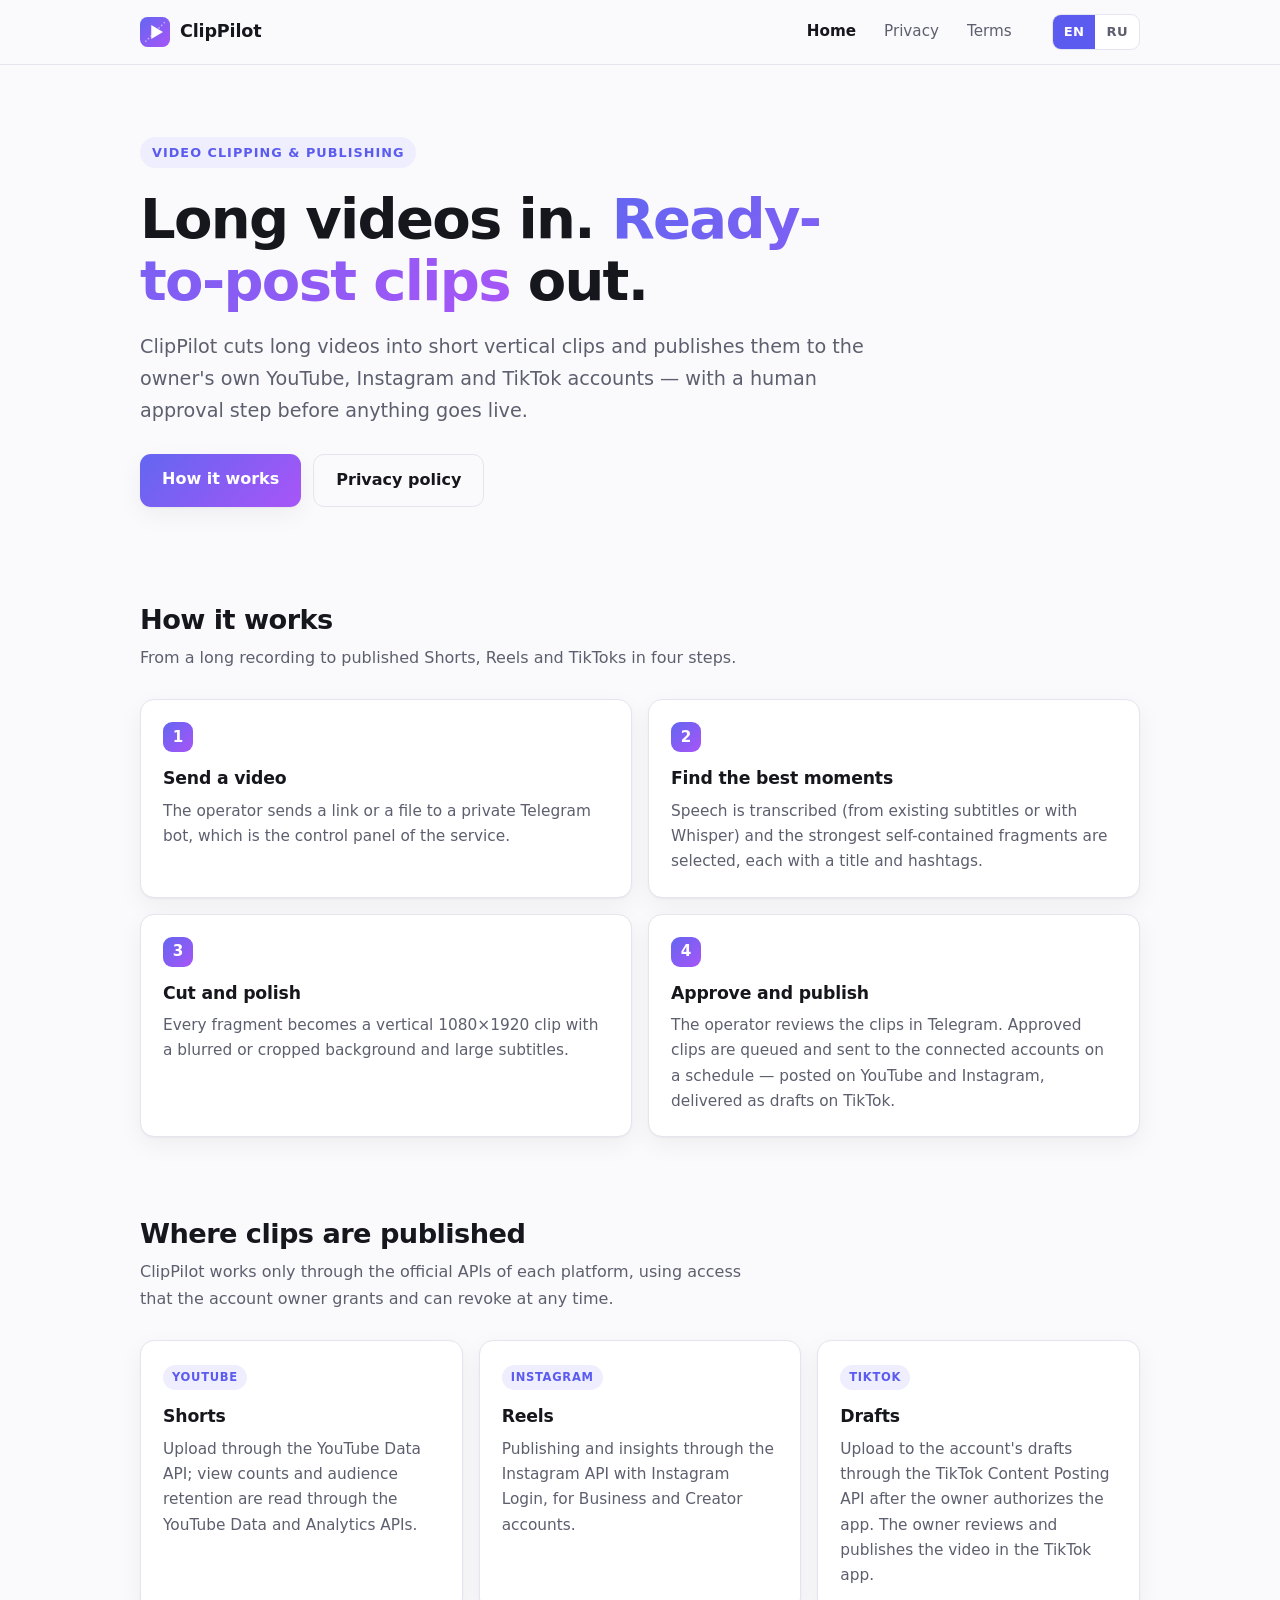
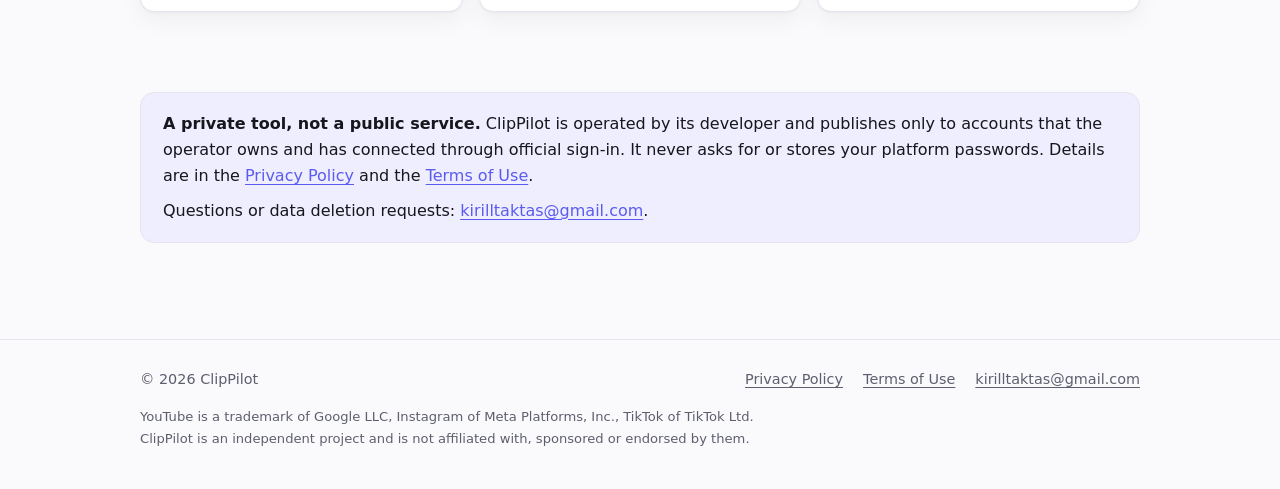
<file: site/index.html>
<!doctype html>
<html lang="en">
<head>
<meta charset="utf-8">
<meta name="viewport" content="width=device-width, initial-scale=1">
<title data-en="ClipPilot — video clipping and publishing" data-ru="ClipPilot — нарезка видео и публикация">ClipPilot — video clipping and publishing</title>
<meta name="description" content="ClipPilot cuts long videos into short vertical clips and publishes them to the owner's YouTube, Instagram and TikTok accounts." data-en="ClipPilot cuts long videos into short vertical clips and publishes them to the owner's YouTube, Instagram and TikTok accounts." data-ru="ClipPilot нарезает длинные видео на короткие вертикальные клипы и публикует их в аккаунты владельца на YouTube, Instagram и TikTok.">
<link rel="icon" type="image/svg+xml" href="assets/logo.svg">
<link rel="stylesheet" href="assets/style.css">
<script src="assets/lang.js"></script>
</head>
<body>

<header class="site-header">
  <div class="wrap">
    <a class="brand" href="index.html"><img src="assets/logo.svg" alt="">ClipPilot</a>
    <nav class="nav" aria-label="Main">
      <a href="index.html" aria-current="page"><span lang="en">Home</span><span lang="ru">Главная</span></a>
      <a href="privacy.html"><span lang="en">Privacy</span><span lang="ru">Конфиденциальность</span></a>
      <a href="terms.html"><span lang="en">Terms</span><span lang="ru">Условия</span></a>
    </nav>
    <div class="lang-switch" role="group" aria-label="Language">
      <button type="button" data-set-lang="en" aria-pressed="true">EN</button>
      <button type="button" data-set-lang="ru" aria-pressed="false">RU</button>
    </div>
  </div>
</header>

<main>
  <section class="hero">
    <div class="wrap">
      <div lang="en">
        <span class="eyebrow">Video clipping &amp; publishing</span>
        <h1>Long videos in. <span class="grad">Ready-to-post clips</span> out.</h1>
        <p class="lead">ClipPilot cuts long videos into short vertical clips and publishes them to the owner's own YouTube, Instagram and TikTok accounts — with a human approval step before anything goes live.</p>
      </div>
      <div lang="ru">
        <span class="eyebrow">Нарезка видео и публикация</span>
        <h1>Длинное видео на входе. <span class="grad">Готовые клипы</span> на выходе.</h1>
        <p class="lead">ClipPilot нарезает длинные видео на короткие вертикальные клипы и публикует их в собственные аккаунты владельца на YouTube, Instagram и TikTok — перед публикацией каждый клип проходит ручное одобрение.</p>
      </div>
      <div class="actions">
        <a class="btn" href="#how"><span lang="en">How it works</span><span lang="ru">Как это работает</span></a>
        <a class="btn ghost" href="privacy.html"><span lang="en">Privacy policy</span><span lang="ru">Политика конфиденциальности</span></a>
      </div>
    </div>
  </section>

  <section class="block" id="how">
    <div class="wrap">
      <div lang="en">
        <h2>How it works</h2>
        <p class="sub">From a long recording to published Shorts, Reels and TikToks in four steps.</p>
        <div class="grid steps">
          <div class="card"><span class="num">1</span><h3>Send a video</h3><p>The operator sends a link or a file to a private Telegram bot, which is the control panel of the service.</p></div>
          <div class="card"><span class="num">2</span><h3>Find the best moments</h3><p>Speech is transcribed (from existing subtitles or with Whisper) and the strongest self-contained fragments are selected, each with a title and hashtags.</p></div>
          <div class="card"><span class="num">3</span><h3>Cut and polish</h3><p>Every fragment becomes a vertical 1080×1920 clip with a blurred or cropped background and large subtitles.</p></div>
          <div class="card"><span class="num">4</span><h3>Approve and publish</h3><p>The operator reviews the clips in Telegram. Approved clips are queued and sent to the connected accounts on a schedule — posted on YouTube and Instagram, delivered as drafts on TikTok.</p></div>
        </div>
      </div>
      <div lang="ru">
        <h2>Как это работает</h2>
        <p class="sub">От длинной записи до опубликованных Shorts, Reels и TikTok — за четыре шага.</p>
        <div class="grid steps">
          <div class="card"><span class="num">1</span><h3>Отправляете видео</h3><p>Оператор присылает ссылку или файл приватному Telegram-боту — это панель управления сервисом.</p></div>
          <div class="card"><span class="num">2</span><h3>Поиск лучших моментов</h3><p>Речь распознаётся (из готовых субтитров или через Whisper), выбираются самые сильные законченные фрагменты — каждому подбираются заголовок и хэштеги.</p></div>
          <div class="card"><span class="num">3</span><h3>Нарезка и оформление</h3><p>Из каждого фрагмента получается вертикальный клип 1080×1920 с размытым или обрезанным фоном и крупными субтитрами.</p></div>
          <div class="card"><span class="num">4</span><h3>Одобрение и публикация</h3><p>Оператор просматривает клипы в Telegram. Одобренные клипы встают в очередь и по расписанию уходят в подключённые аккаунты — на YouTube и в Instagram публикуются, в TikTok попадают черновиками.</p></div>
        </div>
      </div>
    </div>
  </section>

  <section class="block">
    <div class="wrap">
      <div lang="en">
        <h2>Where clips are published</h2>
        <p class="sub">ClipPilot works only through the official APIs of each platform, using access that the account owner grants and can revoke at any time.</p>
        <div class="grid cols3">
          <div class="card"><span class="tag">YouTube</span><h3>Shorts</h3><p>Upload through the YouTube Data API; view counts and audience retention are read through the YouTube Data and Analytics APIs.</p></div>
          <div class="card"><span class="tag">Instagram</span><h3>Reels</h3><p>Publishing and insights through the Instagram API with Instagram Login, for Business and Creator accounts.</p></div>
          <div class="card"><span class="tag">TikTok</span><h3>Drafts</h3><p>Upload to the account's drafts through the TikTok Content Posting API after the owner authorizes the app. The owner reviews and publishes the video in the TikTok app.</p></div>
        </div>
      </div>
      <div lang="ru">
        <h2>Куда публикуются клипы</h2>
        <p class="sub">ClipPilot работает только через официальные API площадок — с доступом, который владелец аккаунта выдаёт сам и может отозвать в любой момент.</p>
        <div class="grid cols3">
          <div class="card"><span class="tag">YouTube</span><h3>Shorts</h3><p>Загрузка через YouTube Data API; просмотры и удержание зрителей читаются через YouTube Data API и YouTube Analytics API.</p></div>
          <div class="card"><span class="tag">Instagram</span><h3>Reels</h3><p>Публикация и статистика через Instagram API with Instagram Login — для аккаунтов Business и Creator.</p></div>
          <div class="card"><span class="tag">TikTok</span><h3>Черновики</h3><p>Загрузка в черновики аккаунта через TikTok Content Posting API после того, как владелец авторизует приложение. Видео просматривает и публикует сам владелец в приложении TikTok.</p></div>
        </div>
      </div>
    </div>
  </section>

  <section class="block">
    <div class="wrap">
      <div class="note" lang="en">
        <p><strong>A private tool, not a public service.</strong> ClipPilot is operated by its developer and publishes only to accounts that the operator owns and has connected through official sign-in. It never asks for or stores your platform passwords. Details are in the <a href="privacy.html">Privacy Policy</a> and the <a href="terms.html">Terms of Use</a>.</p>
        <p>Questions or data deletion requests: <a href="mailto:kirilltaktas@gmail.com">kirilltaktas@gmail.com</a>.</p>
      </div>
      <div class="note" lang="ru">
        <p><strong>Личный инструмент, а не публичный сервис.</strong> ClipPilot управляется его разработчиком и публикует только в те аккаунты, которыми владеет оператор и которые он подключил через официальную авторизацию. Сервис не запрашивает и не хранит ваши пароли от площадок. Подробности — в <a href="privacy.html">политике конфиденциальности</a> и <a href="terms.html">условиях использования</a>.</p>
        <p>Вопросы и запросы на удаление данных: <a href="mailto:kirilltaktas@gmail.com">kirilltaktas@gmail.com</a>.</p>
      </div>
    </div>
  </section>
</main>

<footer class="site-footer">
  <div class="wrap">
    <div class="row">
      <span>© 2026 ClipPilot</span>
      <span class="links">
        <a href="privacy.html"><span lang="en">Privacy Policy</span><span lang="ru">Политика конфиденциальности</span></a>
        <a href="terms.html"><span lang="en">Terms of Use</span><span lang="ru">Условия использования</span></a>
        <a href="mailto:kirilltaktas@gmail.com">kirilltaktas@gmail.com</a>
      </span>
    </div>
    <p class="legal" lang="en">YouTube is a trademark of Google LLC, Instagram of Meta Platforms, Inc., TikTok of TikTok Ltd. ClipPilot is an independent project and is not affiliated with, sponsored or endorsed by them.</p>
    <p class="legal" lang="ru">YouTube — товарный знак Google LLC, Instagram — Meta Platforms, Inc., TikTok — TikTok Ltd. ClipPilot — независимый проект, не связан с этими компаниями и не спонсируется и не одобряется ими.</p>
  </div>
</footer>

</body>
</html>
</file>
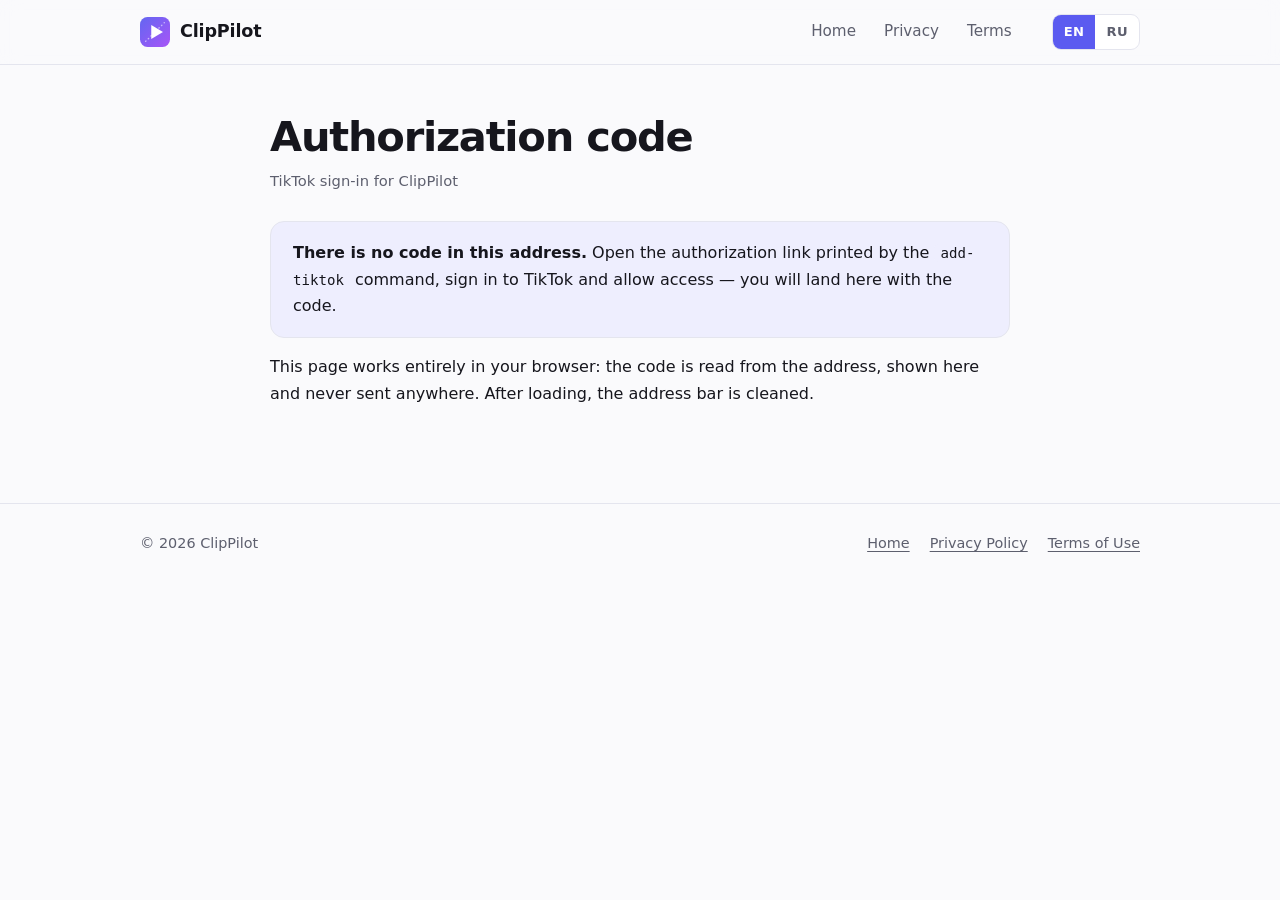
<file: site/callback.html>
<!doctype html>
<html lang="en">
<head>
<meta charset="utf-8">
<meta name="viewport" content="width=device-width, initial-scale=1">
<meta name="robots" content="noindex, nofollow">
<meta name="referrer" content="no-referrer">
<title data-en="Authorization code — ClipPilot" data-ru="Код авторизации — ClipPilot">Authorization code — ClipPilot</title>
<meta name="description" content="TikTok sign-in result for ClipPilot: copy the code into the terminal." data-en="TikTok sign-in result for ClipPilot: copy the code into the terminal." data-ru="Результат входа через TikTok для ClipPilot: скопируйте код в терминал.">
<link rel="icon" type="image/svg+xml" href="assets/logo.svg">
<link rel="stylesheet" href="assets/style.css">
<script src="assets/lang.js"></script>
</head>
<body>

<header class="site-header">
  <div class="wrap">
    <a class="brand" href="index.html"><img src="assets/logo.svg" alt="">ClipPilot</a>
    <nav class="nav" aria-label="Main">
      <a href="index.html"><span lang="en">Home</span><span lang="ru">Главная</span></a>
      <a href="privacy.html"><span lang="en">Privacy</span><span lang="ru">Конфиденциальность</span></a>
      <a href="terms.html"><span lang="en">Terms</span><span lang="ru">Условия</span></a>
    </nav>
    <div class="lang-switch" role="group" aria-label="Language">
      <button type="button" data-set-lang="en" aria-pressed="true">EN</button>
      <button type="button" data-set-lang="ru" aria-pressed="false">RU</button>
    </div>
  </div>
</header>

<main>
<div class="wrap narrow">
  <article class="doc callback">

    <div lang="en">
      <h1>Authorization code</h1>
      <p class="meta">TikTok sign-in for ClipPilot</p>
    </div>
    <div lang="ru">
      <h1>Код авторизации</h1>
      <p class="meta">Вход через TikTok для ClipPilot</p>
    </div>

    <!-- code received -->
    <section id="ok" hidden>
      <div lang="en"><p class="lead small">Copy this code and paste it into the terminal where the <code>add-tiktok</code> command is waiting.</p></div>
      <div lang="ru"><p class="lead small">Скопируйте этот код и вставьте его в терминал, где ждёт команда <code>add-tiktok</code>.</p></div>

      <div class="codebox" id="codebox" tabindex="0" aria-label="Authorization code"><code id="code"></code></div>

      <p class="actions">
        <button id="copy" class="btn" type="button">
          <span class="idle"><span lang="en">Copy code</span><span lang="ru">Скопировать</span></span>
          <span class="done"><span lang="en">Copied ✓</span><span lang="ru">Скопировано ✓</span></span>
        </button>
      </p>

      <div class="note">
        <p lang="en"><strong>Paste the code into the terminal.</strong> Input is hidden, so you will not see it appear. The code is short-lived and works once — paste it right away.</p>
        <p lang="ru"><strong>Вставьте код в терминал.</strong> Ввод скрыт, поэтому на экране ничего не появится. Код одноразовый и живёт недолго — вставьте его сразу.</p>
        <p class="small" id="state-row" hidden>
          <span lang="en">state:</span><span lang="ru">state:</span> <code id="state"></code>
          <span lang="en">— it should match the one printed by the terminal.</span><span lang="ru">— он должен совпадать с тем, что напечатал терминал.</span>
        </p>
      </div>
    </section>

    <!-- TikTok returned an error -->
    <section id="fail" hidden>
      <div class="note">
        <p lang="en"><strong>TikTok did not authorize the app.</strong> Run <code>add-tiktok</code> again and allow both permissions.</p>
        <p lang="ru"><strong>TikTok не авторизовал приложение.</strong> Запустите <code>add-tiktok</code> ещё раз и разрешите оба права.</p>
        <p class="small"><code id="fail-text"></code></p>
      </div>
    </section>

    <!-- opened without parameters -->
    <section id="none" hidden>
      <div class="note">
        <p lang="en"><strong>There is no code in this address.</strong> Open the authorization link printed by the <code>add-tiktok</code> command, sign in to TikTok and allow access — you will land here with the code.</p>
        <p lang="ru"><strong>В адресе нет кода.</strong> Откройте ссылку авторизации, которую напечатала команда <code>add-tiktok</code>, войдите в TikTok и разрешите доступ — вы попадёте сюда уже с кодом.</p>
      </div>
    </section>

    <noscript>
      <div class="note">
        <p lang="en">JavaScript is needed to show the code. Without it, copy the value after <code>code=</code> from the address bar.</p>
        <p lang="ru">Чтобы показать код, нужен JavaScript. Без него скопируйте значение после <code>code=</code> из адресной строки.</p>
      </div>
    </noscript>

    <p class="small muted">
      <span lang="en">This page works entirely in your browser: the code is read from the address, shown here and never sent anywhere. After loading, the address bar is cleaned.</span>
      <span lang="ru">Страница работает целиком в вашем браузере: код читается из адреса, показывается здесь и никуда не отправляется. После загрузки адресная строка очищается.</span>
    </p>
  </article>
</div>
</main>

<footer class="site-footer">
  <div class="wrap">
    <div class="row">
      <span>© 2026 ClipPilot</span>
      <span class="links">
        <a href="index.html"><span lang="en">Home</span><span lang="ru">Главная</span></a>
        <a href="privacy.html"><span lang="en">Privacy Policy</span><span lang="ru">Политика конфиденциальности</span></a>
        <a href="terms.html"><span lang="en">Terms of Use</span><span lang="ru">Условия использования</span></a>
      </span>
    </div>
  </div>
</footer>

<script>
(function () {
  var params = new URLSearchParams(location.search);
  var code = params.get("code");
  var state = params.get("state");
  var error = params.get("error");
  var errorText = params.get("error_description");

  function show(id) { document.getElementById(id).hidden = false; }

  if (error) {
    document.getElementById("fail-text").textContent = error + (errorText ? ": " + errorText : "");
    show("fail");
  } else if (code) {
    document.getElementById("code").textContent = code;
    if (state) {
      document.getElementById("state").textContent = state;
      document.getElementById("state-row").hidden = false;
    }
    show("ok");
  } else {
    show("none");
  }

  // the code must not stay in the address bar or the browser history
  try { history.replaceState(null, "", location.pathname); } catch (e) {}

  var box = document.getElementById("codebox");
  var btn = document.getElementById("copy");
  var timer;

  function select() {
    var range = document.createRange();
    range.selectNodeContents(document.getElementById("code"));
    var sel = getSelection();
    sel.removeAllRanges();
    sel.addRange(range);
  }

  function copied() {
    btn.setAttribute("data-copied", "1");
    clearTimeout(timer);
    timer = setTimeout(function () { btn.removeAttribute("data-copied"); }, 2500);
  }

  box.addEventListener("click", select);
  btn.addEventListener("click", function () {
    if (!code) return;
    if (navigator.clipboard && window.isSecureContext) {
      navigator.clipboard.writeText(code).then(copied, function () { select(); document.execCommand("copy") && copied(); });
    } else {
      select();
      try { document.execCommand("copy") && copied(); } catch (e) {}
    }
  });
})();
</script>

</body>
</html>
</file>
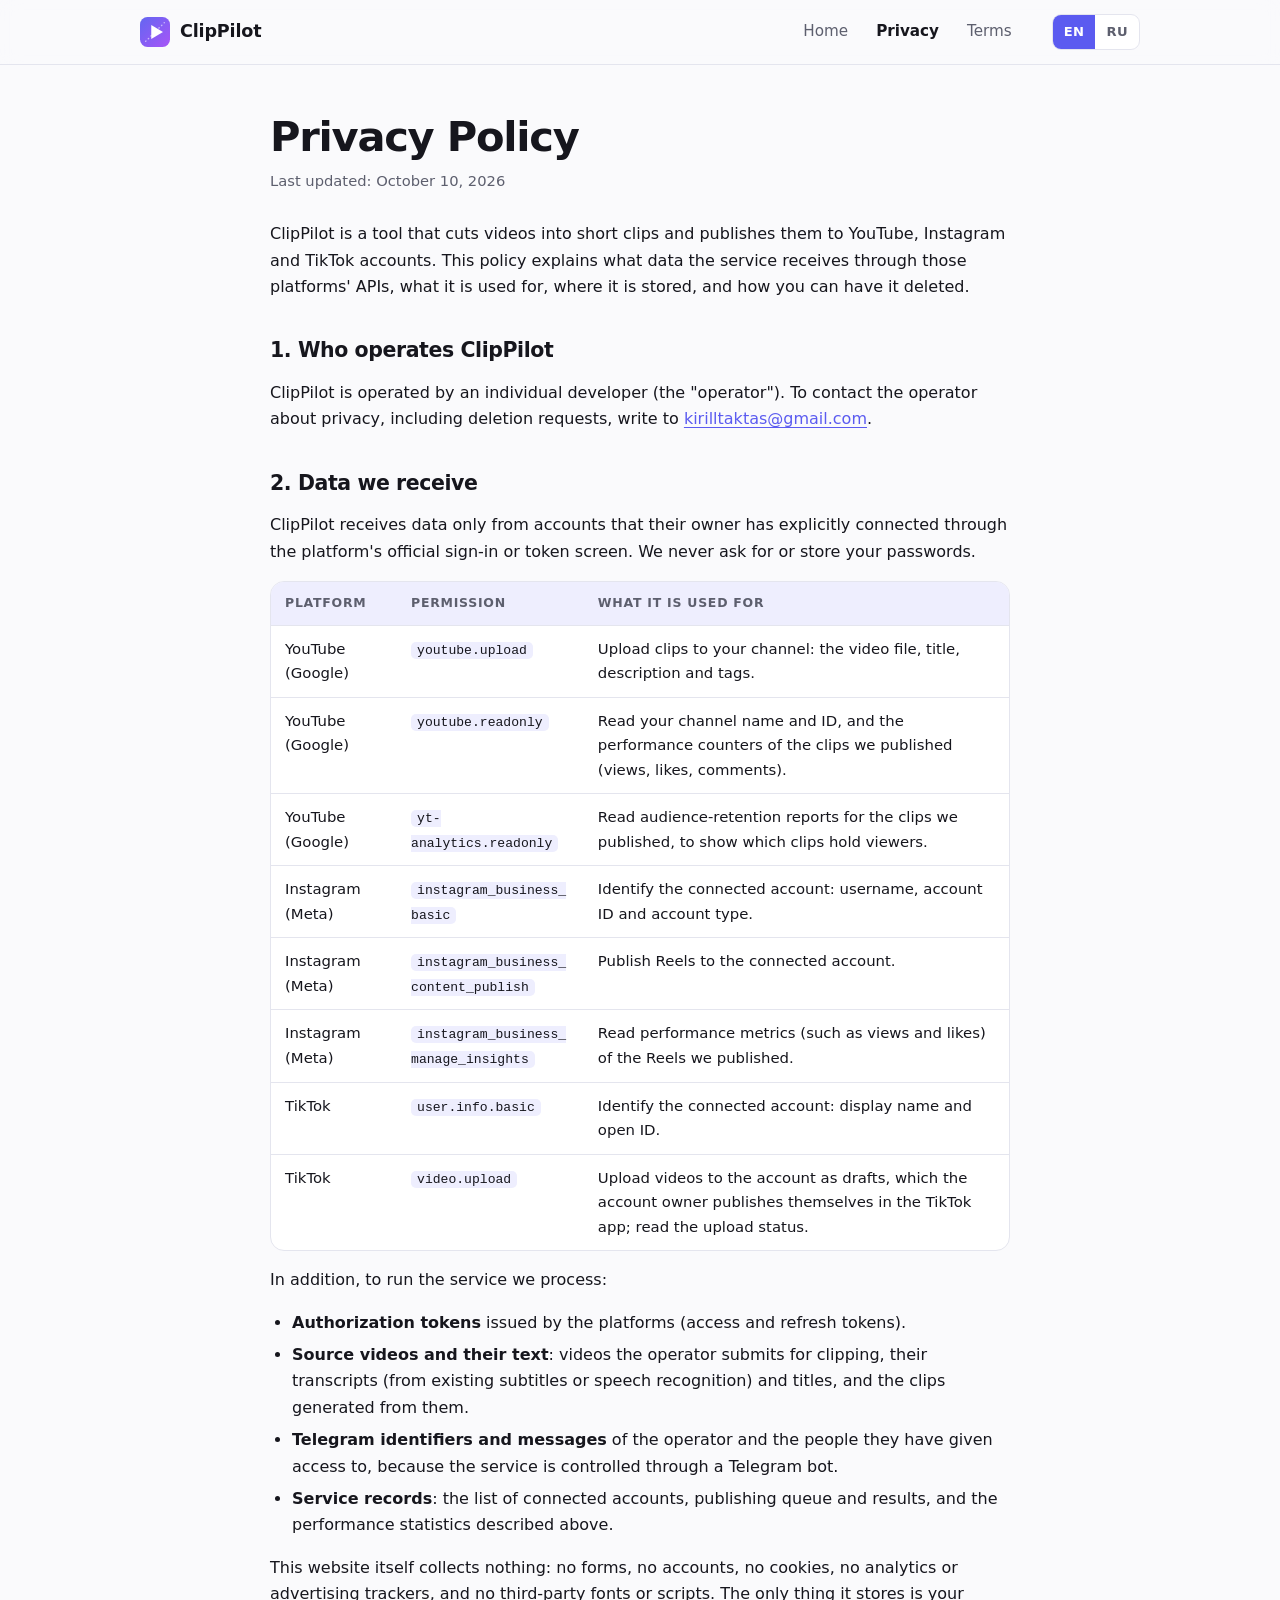
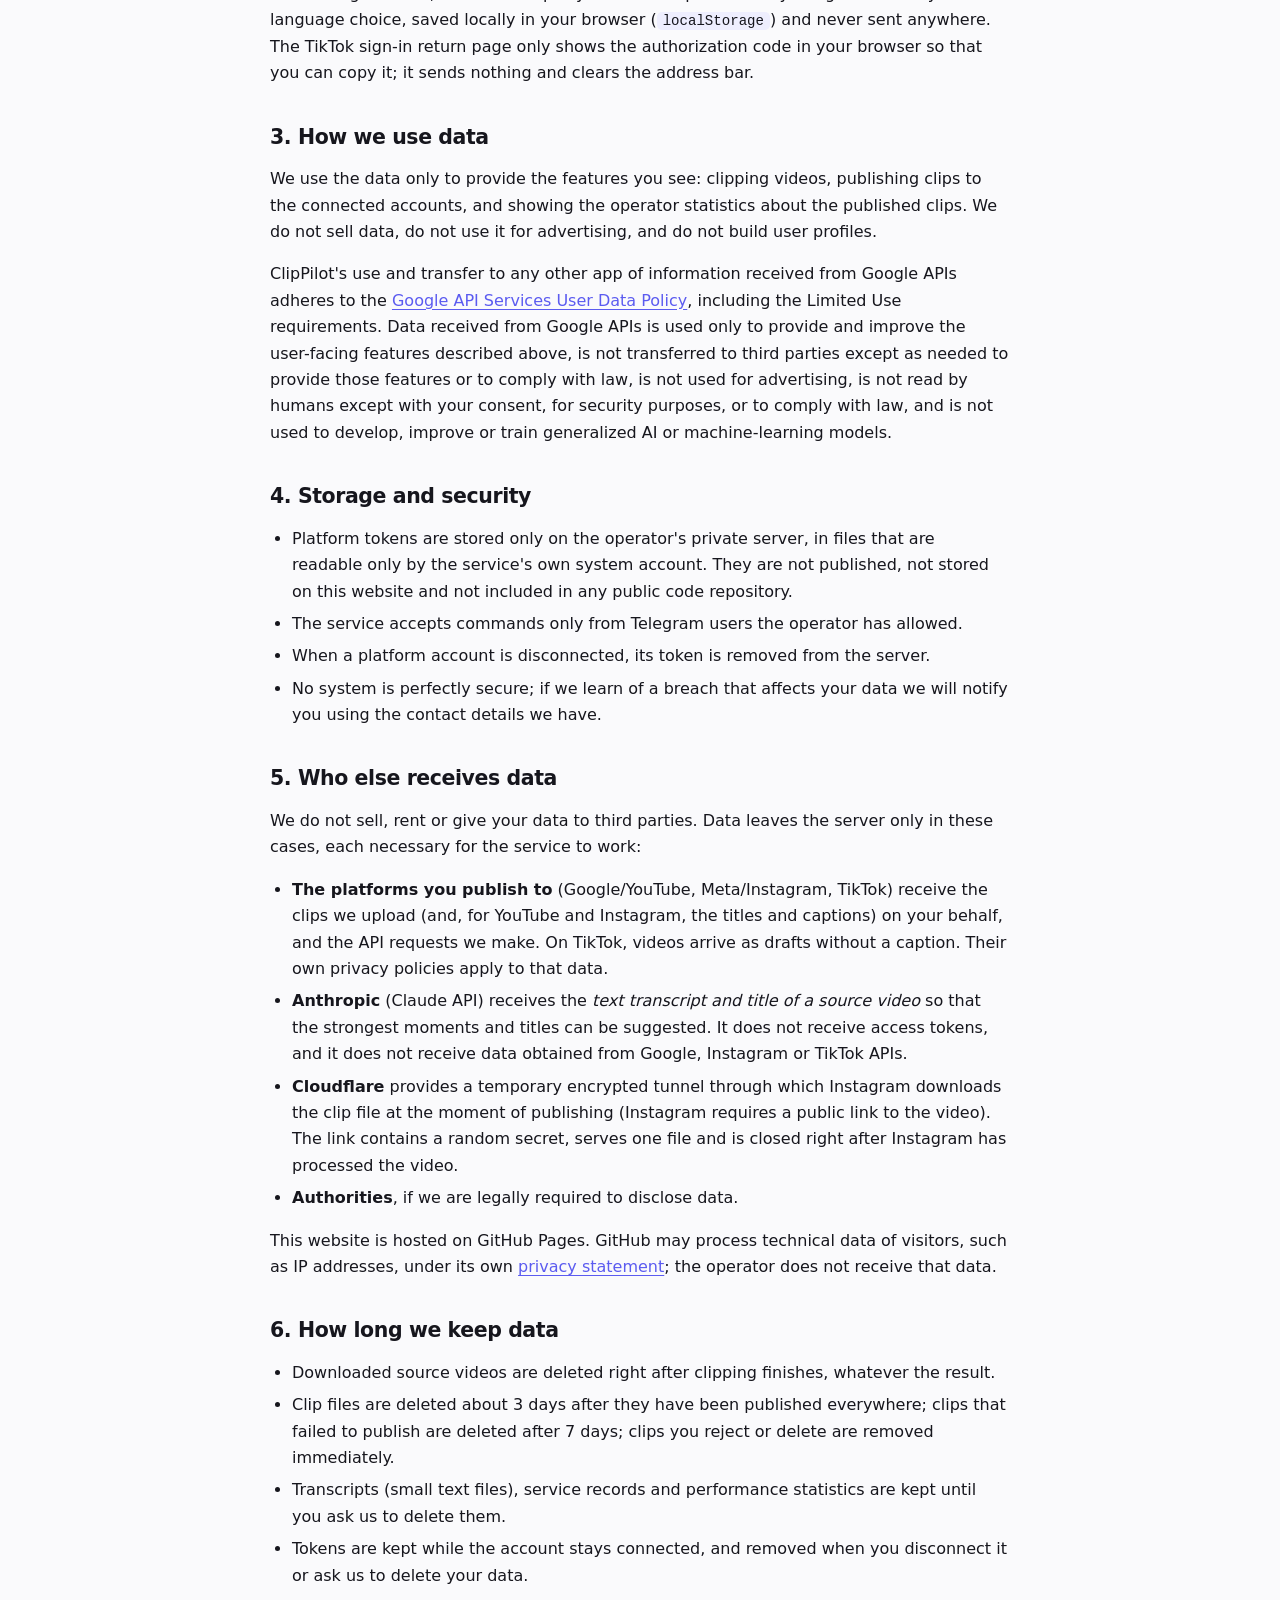
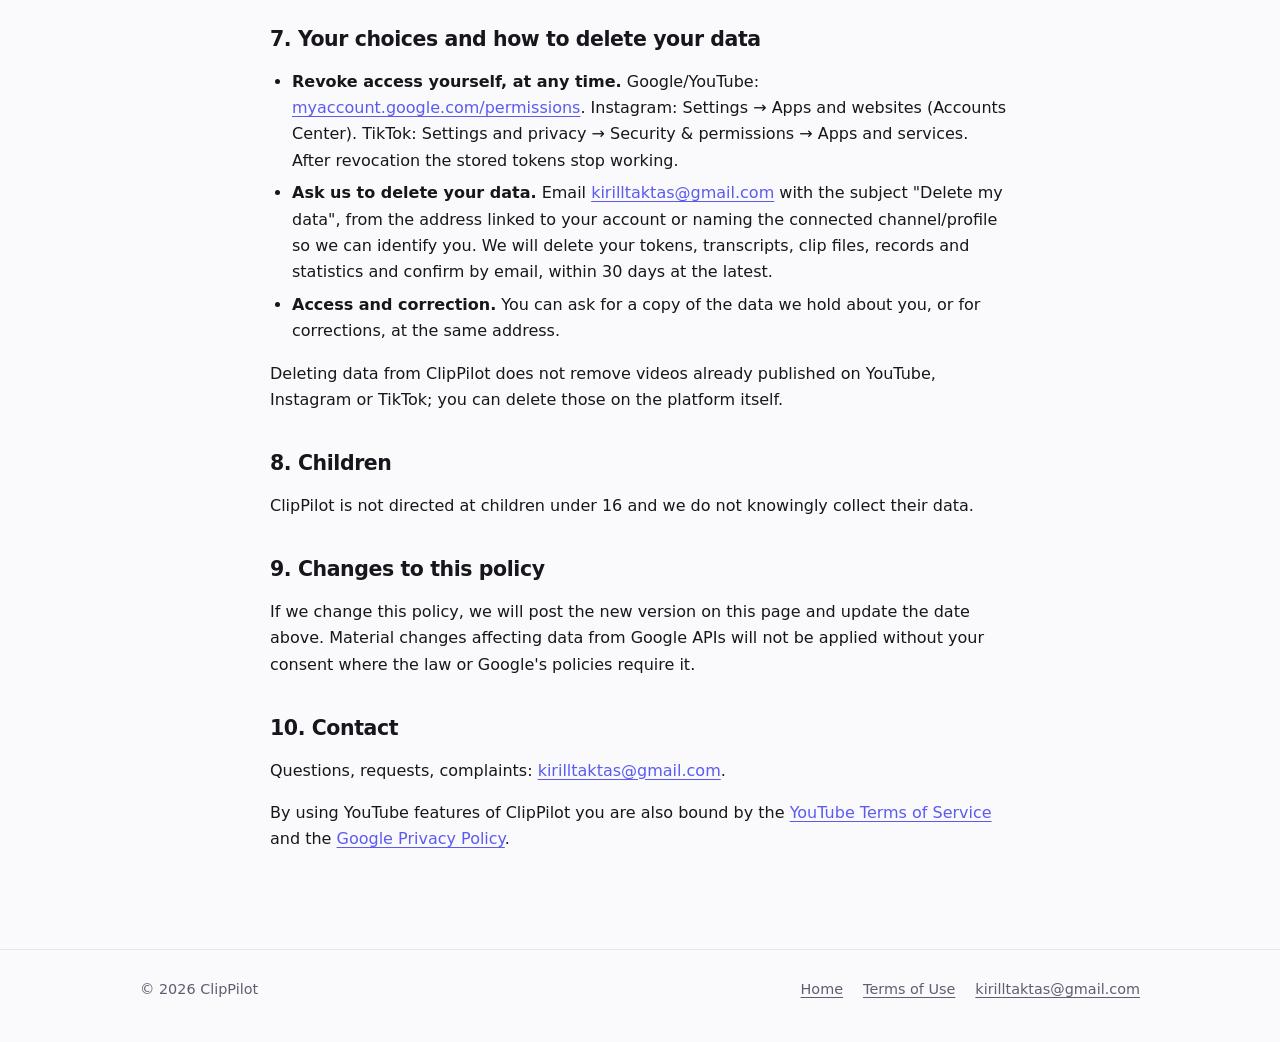
<file: site/privacy.html>
<!doctype html>
<html lang="en">
<head>
<meta charset="utf-8">
<meta name="viewport" content="width=device-width, initial-scale=1">
<title data-en="Privacy Policy — ClipPilot" data-ru="Политика конфиденциальности — ClipPilot">Privacy Policy — ClipPilot</title>
<meta name="description" content="How ClipPilot handles data received through the YouTube, Instagram and TikTok APIs, how it is stored, and how to have it deleted." data-en="How ClipPilot handles data received through the YouTube, Instagram and TikTok APIs, how it is stored, and how to have it deleted." data-ru="Как ClipPilot обращается с данными, полученными через API YouTube, Instagram и TikTok, как они хранятся и как их удалить.">
<link rel="icon" type="image/svg+xml" href="assets/logo.svg">
<link rel="stylesheet" href="assets/style.css">
<script src="assets/lang.js"></script>
</head>
<body>

<header class="site-header">
  <div class="wrap">
    <a class="brand" href="index.html"><img src="assets/logo.svg" alt="">ClipPilot</a>
    <nav class="nav" aria-label="Main">
      <a href="index.html"><span lang="en">Home</span><span lang="ru">Главная</span></a>
      <a href="privacy.html" aria-current="page"><span lang="en">Privacy</span><span lang="ru">Конфиденциальность</span></a>
      <a href="terms.html"><span lang="en">Terms</span><span lang="ru">Условия</span></a>
    </nav>
    <div class="lang-switch" role="group" aria-label="Language">
      <button type="button" data-set-lang="en" aria-pressed="true">EN</button>
      <button type="button" data-set-lang="ru" aria-pressed="false">RU</button>
    </div>
  </div>
</header>

<main>
<div class="wrap narrow">

<!-- ===================== ENGLISH ===================== -->
<article class="doc" lang="en">
  <h1>Privacy Policy</h1>
  <p class="meta">Last updated: October 10, 2026</p>

  <p class="summary">ClipPilot is a tool that cuts videos into short clips and publishes them to YouTube, Instagram and TikTok accounts. This policy explains what data the service receives through those platforms' APIs, what it is used for, where it is stored, and how you can have it deleted.</p>

  <h2>1. Who operates ClipPilot</h2>
  <p>ClipPilot is operated by an individual developer (the "operator"). To contact the operator about privacy, including deletion requests, write to <a href="mailto:kirilltaktas@gmail.com">kirilltaktas@gmail.com</a>.</p>

  <h2>2. Data we receive</h2>
  <p>ClipPilot receives data only from accounts that their owner has explicitly connected through the platform's official sign-in or token screen. We never ask for or store your passwords.</p>
  <div class="table-wrap">
    <table>
      <thead><tr><th>Platform</th><th>Permission</th><th>What it is used for</th></tr></thead>
      <tbody>
        <tr><td>YouTube (Google)</td><td><code>youtube.upload</code></td><td>Upload clips to your channel: the video file, title, description and tags.</td></tr>
        <tr><td>YouTube (Google)</td><td><code>youtube.readonly</code></td><td>Read your channel name and ID, and the performance counters of the clips we published (views, likes, comments).</td></tr>
        <tr><td>YouTube (Google)</td><td><code>yt-analytics.readonly</code></td><td>Read audience-retention reports for the clips we published, to show which clips hold viewers.</td></tr>
        <tr><td>Instagram (Meta)</td><td><code>instagram_business_basic</code></td><td>Identify the connected account: username, account ID and account type.</td></tr>
        <tr><td>Instagram (Meta)</td><td><code>instagram_business_content_publish</code></td><td>Publish Reels to the connected account.</td></tr>
        <tr><td>Instagram (Meta)</td><td><code>instagram_business_manage_insights</code></td><td>Read performance metrics (such as views and likes) of the Reels we published.</td></tr>
        <tr><td>TikTok</td><td><code>user.info.basic</code></td><td>Identify the connected account: display name and open ID.</td></tr>
        <tr><td>TikTok</td><td><code>video.upload</code></td><td>Upload videos to the account as drafts, which the account owner publishes themselves in the TikTok app; read the upload status.</td></tr>
      </tbody>
    </table>
  </div>
  <p>In addition, to run the service we process:</p>
  <ul>
    <li><strong>Authorization tokens</strong> issued by the platforms (access and refresh tokens).</li>
    <li><strong>Source videos and their text</strong>: videos the operator submits for clipping, their transcripts (from existing subtitles or speech recognition) and titles, and the clips generated from them.</li>
    <li><strong>Telegram identifiers and messages</strong> of the operator and the people they have given access to, because the service is controlled through a Telegram bot.</li>
    <li><strong>Service records</strong>: the list of connected accounts, publishing queue and results, and the performance statistics described above.</li>
  </ul>
  <p>This website itself collects nothing: no forms, no accounts, no cookies, no analytics or advertising trackers, and no third-party fonts or scripts. The only thing it stores is your language choice, saved locally in your browser (<code>localStorage</code>) and never sent anywhere. The TikTok sign-in return page only shows the authorization code in your browser so that you can copy it; it sends nothing and clears the address bar.</p>

  <h2>3. How we use data</h2>
  <p>We use the data only to provide the features you see: clipping videos, publishing clips to the connected accounts, and showing the operator statistics about the published clips. We do not sell data, do not use it for advertising, and do not build user profiles.</p>
  <p>ClipPilot's use and transfer to any other app of information received from Google APIs adheres to the <a href="https://developers.google.com/terms/api-services-user-data-policy" rel="noopener">Google API Services User Data Policy</a>, including the Limited Use requirements. Data received from Google APIs is used only to provide and improve the user-facing features described above, is not transferred to third parties except as needed to provide those features or to comply with law, is not used for advertising, is not read by humans except with your consent, for security purposes, or to comply with law, and is not used to develop, improve or train generalized AI or machine-learning models.</p>

  <h2>4. Storage and security</h2>
  <ul>
    <li>Platform tokens are stored only on the operator's private server, in files that are readable only by the service's own system account. They are not published, not stored on this website and not included in any public code repository.</li>
    <li>The service accepts commands only from Telegram users the operator has allowed.</li>
    <li>When a platform account is disconnected, its token is removed from the server.</li>
    <li>No system is perfectly secure; if we learn of a breach that affects your data we will notify you using the contact details we have.</li>
  </ul>

  <h2>5. Who else receives data</h2>
  <p>We do not sell, rent or give your data to third parties. Data leaves the server only in these cases, each necessary for the service to work:</p>
  <ul>
    <li><strong>The platforms you publish to</strong> (Google/YouTube, Meta/Instagram, TikTok) receive the clips we upload (and, for YouTube and Instagram, the titles and captions) on your behalf, and the API requests we make. On TikTok, videos arrive as drafts without a caption. Their own privacy policies apply to that data.</li>
    <li><strong>Anthropic</strong> (Claude API) receives the <em>text transcript and title of a source video</em> so that the strongest moments and titles can be suggested. It does not receive access tokens, and it does not receive data obtained from Google, Instagram or TikTok APIs.</li>
    <li><strong>Cloudflare</strong> provides a temporary encrypted tunnel through which Instagram downloads the clip file at the moment of publishing (Instagram requires a public link to the video). The link contains a random secret, serves one file and is closed right after Instagram has processed the video.</li>
    <li><strong>Authorities</strong>, if we are legally required to disclose data.</li>
  </ul>
  <p>This website is hosted on GitHub Pages. GitHub may process technical data of visitors, such as IP addresses, under its own <a href="https://docs.github.com/en/site-policy/privacy-policies/github-general-privacy-statement" rel="noopener">privacy statement</a>; the operator does not receive that data.</p>

  <h2>6. How long we keep data</h2>
  <ul>
    <li>Downloaded source videos are deleted right after clipping finishes, whatever the result.</li>
    <li>Clip files are deleted about 3 days after they have been published everywhere; clips that failed to publish are deleted after 7 days; clips you reject or delete are removed immediately.</li>
    <li>Transcripts (small text files), service records and performance statistics are kept until you ask us to delete them.</li>
    <li>Tokens are kept while the account stays connected, and removed when you disconnect it or ask us to delete your data.</li>
  </ul>

  <h2 id="delete">7. Your choices and how to delete your data</h2>
  <ul>
    <li><strong>Revoke access yourself, at any time.</strong> Google/YouTube: <a href="https://myaccount.google.com/permissions" rel="noopener">myaccount.google.com/permissions</a>. Instagram: Settings → Apps and websites (Accounts Center). TikTok: Settings and privacy → Security &amp; permissions → Apps and services. After revocation the stored tokens stop working.</li>
    <li><strong>Ask us to delete your data.</strong> Email <a href="mailto:kirilltaktas@gmail.com">kirilltaktas@gmail.com</a> with the subject "Delete my data", from the address linked to your account or naming the connected channel/profile so we can identify you. We will delete your tokens, transcripts, clip files, records and statistics and confirm by email, within 30 days at the latest.</li>
    <li><strong>Access and correction.</strong> You can ask for a copy of the data we hold about you, or for corrections, at the same address.</li>
  </ul>
  <p>Deleting data from ClipPilot does not remove videos already published on YouTube, Instagram or TikTok; you can delete those on the platform itself.</p>

  <h2>8. Children</h2>
  <p>ClipPilot is not directed at children under 16 and we do not knowingly collect their data.</p>

  <h2>9. Changes to this policy</h2>
  <p>If we change this policy, we will post the new version on this page and update the date above. Material changes affecting data from Google APIs will not be applied without your consent where the law or Google's policies require it.</p>

  <h2>10. Contact</h2>
  <p>Questions, requests, complaints: <a href="mailto:kirilltaktas@gmail.com">kirilltaktas@gmail.com</a>.</p>
  <p>By using YouTube features of ClipPilot you are also bound by the <a href="https://www.youtube.com/t/terms" rel="noopener">YouTube Terms of Service</a> and the <a href="https://policies.google.com/privacy" rel="noopener">Google Privacy Policy</a>.</p>
</article>

<!-- ===================== РУССКИЙ ===================== -->
<article class="doc" lang="ru">
  <h1>Политика конфиденциальности</h1>
  <p class="meta">Обновлено: 10 октября 2026 г.</p>

  <p class="summary">ClipPilot — инструмент, который нарезает видео на короткие клипы и публикует их в аккаунты YouTube, Instagram и TikTok. Здесь описано, какие данные сервис получает через API этих площадок, для чего они нужны, где хранятся и как их удалить.</p>

  <h2>1. Кто управляет ClipPilot</h2>
  <p>ClipPilot управляется частным разработчиком (далее — «оператор»). По вопросам конфиденциальности, включая удаление данных, пишите на <a href="mailto:kirilltaktas@gmail.com">kirilltaktas@gmail.com</a>.</p>

  <h2>2. Какие данные мы получаем</h2>
  <p>ClipPilot получает данные только из тех аккаунтов, которые их владелец сам подключил через официальный вход или экран выдачи токена площадки. Мы никогда не запрашиваем и не храним ваши пароли.</p>
  <div class="table-wrap">
    <table>
      <thead><tr><th>Площадка</th><th>Разрешение</th><th>Для чего используется</th></tr></thead>
      <tbody>
        <tr><td>YouTube (Google)</td><td><code>youtube.upload</code></td><td>Загрузка клипов на ваш канал: видеофайл, заголовок, описание и теги.</td></tr>
        <tr><td>YouTube (Google)</td><td><code>youtube.readonly</code></td><td>Чтение названия и ID вашего канала и счётчиков опубликованных нами клипов (просмотры, лайки, комментарии).</td></tr>
        <tr><td>YouTube (Google)</td><td><code>yt-analytics.readonly</code></td><td>Чтение отчётов об удержании зрителей по опубликованным нами клипам — чтобы видеть, какие клипы удерживают аудиторию.</td></tr>
        <tr><td>Instagram (Meta)</td><td><code>instagram_business_basic</code></td><td>Определение подключённого аккаунта: имя пользователя, ID и тип аккаунта.</td></tr>
        <tr><td>Instagram (Meta)</td><td><code>instagram_business_content_publish</code></td><td>Публикация Reels в подключённый аккаунт.</td></tr>
        <tr><td>Instagram (Meta)</td><td><code>instagram_business_manage_insights</code></td><td>Чтение показателей (например, просмотров и лайков) опубликованных нами Reels.</td></tr>
        <tr><td>TikTok</td><td><code>user.info.basic</code></td><td>Определение подключённого аккаунта: отображаемое имя и open ID.</td></tr>
        <tr><td>TikTok</td><td><code>video.upload</code></td><td>Загрузка видео в аккаунт как черновика, который владелец публикует сам в приложении TikTok; чтение статуса загрузки.</td></tr>
      </tbody>
    </table>
  </div>
  <p>Кроме того, для работы сервиса мы обрабатываем:</p>
  <ul>
    <li><strong>Токены авторизации</strong>, выданные площадками (токены доступа и обновления).</li>
    <li><strong>Исходные видео и их текст</strong>: видео, которые оператор отправляет на нарезку, их транскрипты (из готовых субтитров или распознавания речи) и названия, а также созданные из них клипы.</li>
    <li><strong>Идентификаторы и сообщения в Telegram</strong> оператора и людей, которым он дал доступ, — сервис управляется через Telegram-бота.</li>
    <li><strong>Служебные записи</strong>: список подключённых аккаунтов, очередь публикаций и их результаты, статистика, описанная выше.</li>
  </ul>
  <p>Сам этот сайт ничего не собирает: на нём нет форм, аккаунтов, cookie, аналитики и рекламных трекеров, нет сторонних шрифтов и скриптов. Единственное, что он запоминает, — выбранный вами язык: он сохраняется локально в вашем браузере (<code>localStorage</code>) и никуда не передаётся. Страница возврата после входа через TikTok лишь показывает код авторизации в вашем браузере, чтобы вы могли его скопировать; она ничего не отправляет и очищает адресную строку.</p>

  <h2>3. Как мы используем данные</h2>
  <p>Мы используем данные только для функций, которые вы видите: нарезка видео, публикация клипов в подключённые аккаунты и показ оператору статистики по опубликованным клипам. Мы не продаём данные, не используем их для рекламы и не составляем профили пользователей.</p>
  <p>Использование и передача любому другому приложению информации, полученной из Google API, соответствует <a href="https://developers.google.com/terms/api-services-user-data-policy" rel="noopener">Политике Google в отношении пользовательских данных в API-сервисах</a>, включая требования об ограниченном использовании (Limited Use). Данные из Google API используются только для работы описанных функций; не передаются третьим лицам, кроме случаев, когда это нужно для этих функций или требуется законом; не используются для рекламы; не просматриваются людьми, кроме случаев вашего согласия, безопасности или требования закона; не применяются для разработки, улучшения или обучения универсальных моделей ИИ и машинного обучения.</p>

  <h2>4. Хранение и защита</h2>
  <ul>
    <li>Токены площадок хранятся только на личном сервере оператора, в файлах, доступных лишь системной учётной записи самого сервиса. Они не публикуются, не лежат на этом сайте и не входят ни в один публичный репозиторий кода.</li>
    <li>Сервис принимает команды только от пользователей Telegram, которым оператор разрешил доступ.</li>
    <li>При отключении аккаунта площадки его токен удаляется с сервера.</li>
    <li>Абсолютно защищённых систем не бывает; если мы узнаем об утечке, затрагивающей ваши данные, мы сообщим вам по известным нам контактам.</li>
  </ul>

  <h2>5. Кто ещё получает данные</h2>
  <p>Мы не продаём, не сдаём в аренду и не передаём ваши данные третьим лицам. Данные покидают сервер только в следующих случаях, и каждый из них необходим для работы сервиса:</p>
  <ul>
    <li><strong>Площадки, на которые вы публикуете</strong> (Google/YouTube, Meta/Instagram, TikTok), получают клипы, которые мы загружаем (а на YouTube и в Instagram — ещё заголовки и подписи) от вашего имени, и наши API-запросы. В TikTok видео приходят черновиками без подписи. К этим данным применяются их собственные политики конфиденциальности.</li>
    <li><strong>Anthropic</strong> (Claude API) получает <em>текстовый транскрипт и название исходного видео</em>, чтобы предложить самые сильные моменты и заголовки. Токены доступа и данные, полученные через API Google, Instagram или TikTok, туда не передаются.</li>
    <li><strong>Cloudflare</strong> даёт временный зашифрованный туннель, через который Instagram скачивает файл клипа в момент публикации (Instagram требует публичную ссылку на видео). Ссылка содержит случайный секрет, отдаёт один файл и закрывается сразу после того, как Instagram обработал видео.</li>
    <li><strong>Государственные органы</strong> — если мы обязаны раскрыть данные по закону.</li>
  </ul>
  <p>Сайт размещён на GitHub Pages. GitHub может обрабатывать технические данные посетителей, например IP-адреса, по своему <a href="https://docs.github.com/en/site-policy/privacy-policies/github-general-privacy-statement" rel="noopener">положению о конфиденциальности</a>; оператор эти данные не получает.</p>

  <h2>6. Как долго мы храним данные</h2>
  <ul>
    <li>Скачанные исходные видео удаляются сразу после завершения нарезки, при любом результате.</li>
    <li>Файлы клипов удаляются примерно через 3 дня после публикации на всех площадках; клипы, которые не удалось опубликовать, — через 7 дней; клипы, которые вы отклонили или удалили, — сразу.</li>
    <li>Транскрипты (небольшие текстовые файлы), служебные записи и статистика хранятся, пока вы не попросите их удалить.</li>
    <li>Токены хранятся, пока аккаунт подключён, и удаляются при отключении аккаунта или по вашему запросу на удаление данных.</li>
  </ul>

  <h2 id="delete-ru">7. Ваши возможности и как удалить данные</h2>
  <ul>
    <li><strong>Отозвать доступ можно самому в любой момент.</strong> Google/YouTube: <a href="https://myaccount.google.com/permissions" rel="noopener">myaccount.google.com/permissions</a>. Instagram: Настройки → Приложения и сайты (Центр аккаунтов). TikTok: Настройки и конфиденциальность → Безопасность и разрешения → Приложения и сервисы. После отзыва сохранённые токены перестают работать.</li>
    <li><strong>Попросить нас удалить ваши данные.</strong> Напишите на <a href="mailto:kirilltaktas@gmail.com">kirilltaktas@gmail.com</a> с темой «Удалить мои данные» — с адреса, привязанного к вашему аккаунту, или указав подключённый канал/профиль, чтобы мы могли вас определить. Мы удалим ваши токены, транскрипты, файлы клипов, записи и статистику и подтвердим это письмом — не позднее чем через 30 дней.</li>
    <li><strong>Доступ и исправление.</strong> Вы можете запросить копию хранящихся о вас данных или их исправление по тому же адресу.</li>
  </ul>
  <p>Удаление данных из ClipPilot не удаляет видео, уже опубликованные на YouTube, в Instagram или TikTok; их можно удалить на самой площадке.</p>

  <h2>8. Дети</h2>
  <p>ClipPilot не предназначен для детей младше 16 лет, и мы сознательно не собираем их данные.</p>

  <h2>9. Изменения политики</h2>
  <p>Если мы изменим эту политику, новая версия появится на этой странице, а дата вверху будет обновлена. Существенные изменения, касающиеся данных из Google API, не будут применяться без вашего согласия там, где этого требуют закон или правила Google.</p>

  <h2>10. Контакты</h2>
  <p>Вопросы, запросы, жалобы: <a href="mailto:kirilltaktas@gmail.com">kirilltaktas@gmail.com</a>.</p>
  <p>Используя функции YouTube в ClipPilot, вы также принимаете <a href="https://www.youtube.com/t/terms" rel="noopener">Условия использования YouTube</a> и <a href="https://policies.google.com/privacy" rel="noopener">Политику конфиденциальности Google</a>.</p>
</article>

</div>
</main>

<footer class="site-footer">
  <div class="wrap">
    <div class="row">
      <span>© 2026 ClipPilot</span>
      <span class="links">
        <a href="index.html"><span lang="en">Home</span><span lang="ru">Главная</span></a>
        <a href="terms.html"><span lang="en">Terms of Use</span><span lang="ru">Условия использования</span></a>
        <a href="mailto:kirilltaktas@gmail.com">kirilltaktas@gmail.com</a>
      </span>
    </div>
  </div>
</footer>

</body>
</html>
</file>
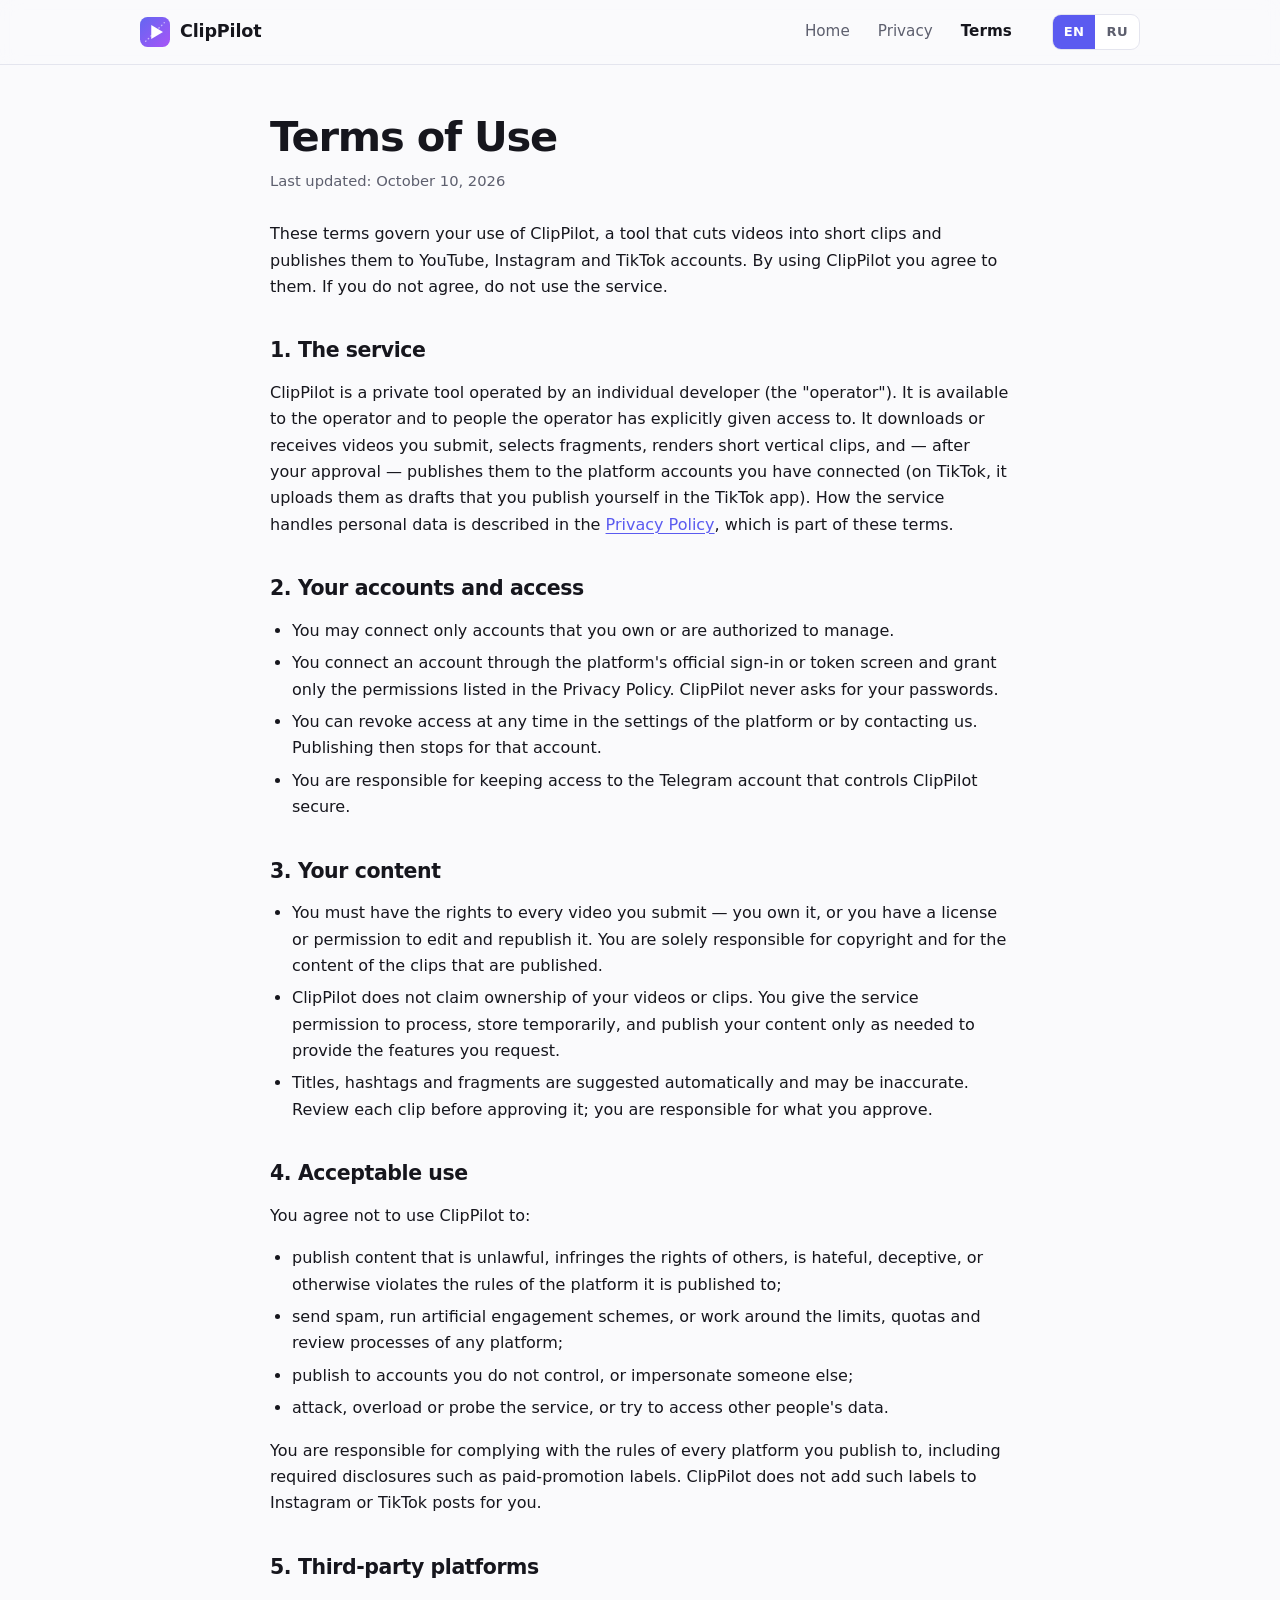
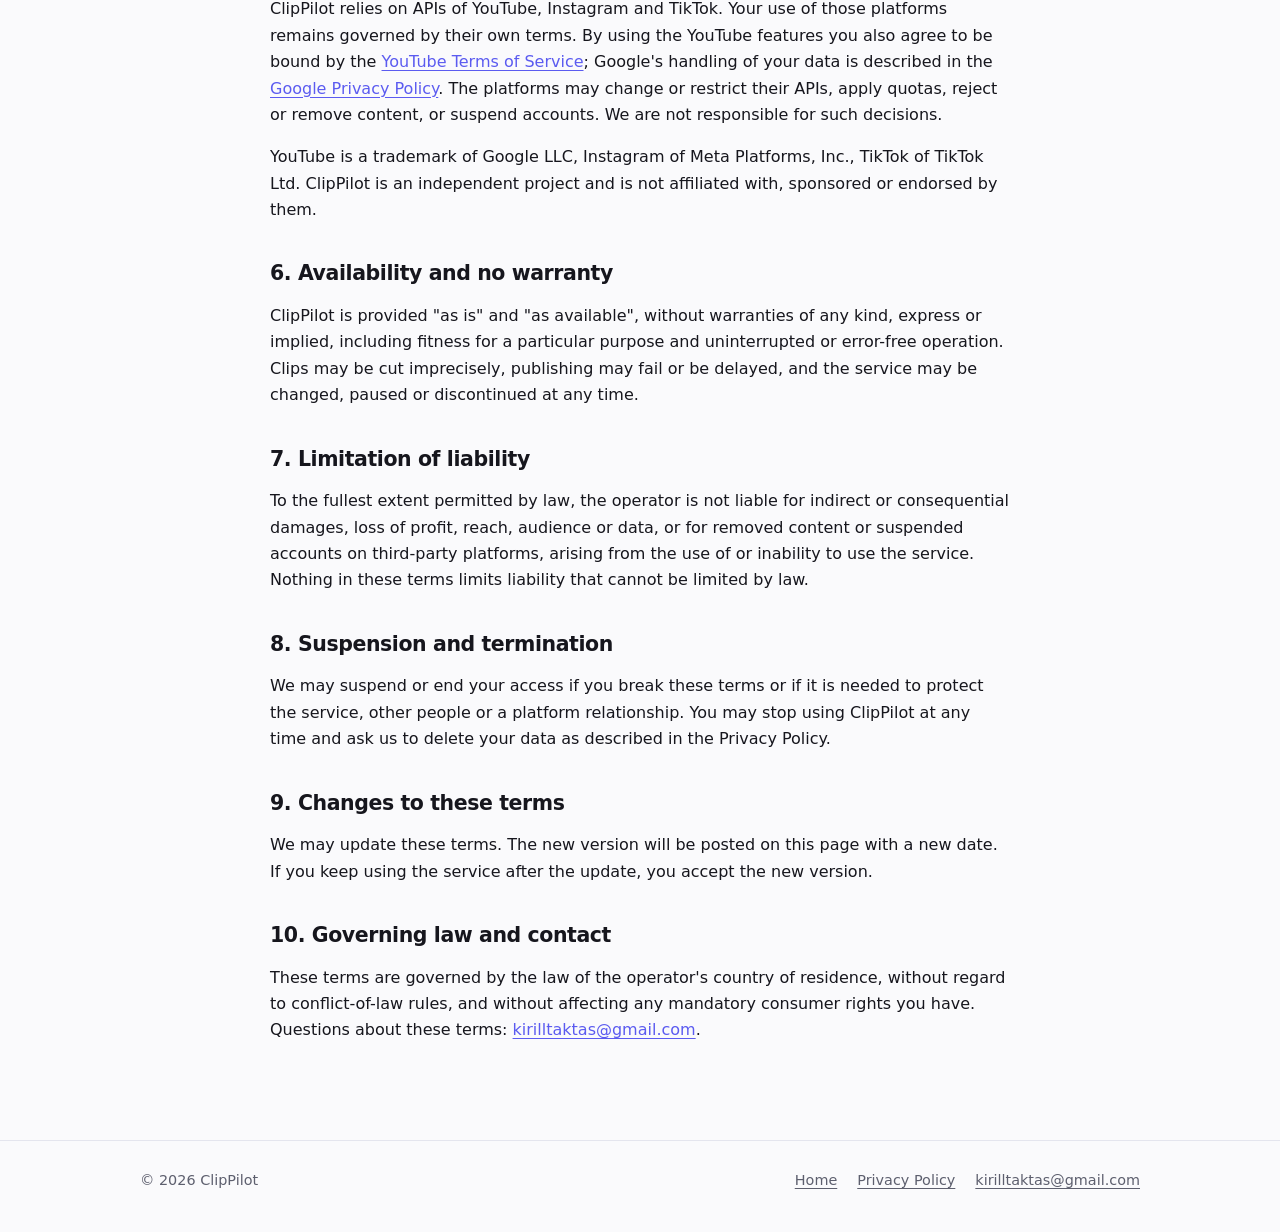
<file: site/terms.html>
<!doctype html>
<html lang="en">
<head>
<meta charset="utf-8">
<meta name="viewport" content="width=device-width, initial-scale=1">
<title data-en="Terms of Use — ClipPilot" data-ru="Условия использования — ClipPilot">Terms of Use — ClipPilot</title>
<meta name="description" content="The rules for using ClipPilot, the video clipping and publishing tool for YouTube, Instagram and TikTok." data-en="The rules for using ClipPilot, the video clipping and publishing tool for YouTube, Instagram and TikTok." data-ru="Правила использования ClipPilot — инструмента для нарезки видео и публикации на YouTube, Instagram и TikTok.">
<link rel="icon" type="image/svg+xml" href="assets/logo.svg">
<link rel="stylesheet" href="assets/style.css">
<script src="assets/lang.js"></script>
</head>
<body>

<header class="site-header">
  <div class="wrap">
    <a class="brand" href="index.html"><img src="assets/logo.svg" alt="">ClipPilot</a>
    <nav class="nav" aria-label="Main">
      <a href="index.html"><span lang="en">Home</span><span lang="ru">Главная</span></a>
      <a href="privacy.html"><span lang="en">Privacy</span><span lang="ru">Конфиденциальность</span></a>
      <a href="terms.html" aria-current="page"><span lang="en">Terms</span><span lang="ru">Условия</span></a>
    </nav>
    <div class="lang-switch" role="group" aria-label="Language">
      <button type="button" data-set-lang="en" aria-pressed="true">EN</button>
      <button type="button" data-set-lang="ru" aria-pressed="false">RU</button>
    </div>
  </div>
</header>

<main>
<div class="wrap narrow">

<!-- ===================== ENGLISH ===================== -->
<article class="doc" lang="en">
  <h1>Terms of Use</h1>
  <p class="meta">Last updated: October 10, 2026</p>

  <p class="summary">These terms govern your use of ClipPilot, a tool that cuts videos into short clips and publishes them to YouTube, Instagram and TikTok accounts. By using ClipPilot you agree to them. If you do not agree, do not use the service.</p>

  <h2>1. The service</h2>
  <p>ClipPilot is a private tool operated by an individual developer (the "operator"). It is available to the operator and to people the operator has explicitly given access to. It downloads or receives videos you submit, selects fragments, renders short vertical clips, and — after your approval — publishes them to the platform accounts you have connected (on TikTok, it uploads them as drafts that you publish yourself in the TikTok app). How the service handles personal data is described in the <a href="privacy.html">Privacy Policy</a>, which is part of these terms.</p>

  <h2>2. Your accounts and access</h2>
  <ul>
    <li>You may connect only accounts that you own or are authorized to manage.</li>
    <li>You connect an account through the platform's official sign-in or token screen and grant only the permissions listed in the Privacy Policy. ClipPilot never asks for your passwords.</li>
    <li>You can revoke access at any time in the settings of the platform or by contacting us. Publishing then stops for that account.</li>
    <li>You are responsible for keeping access to the Telegram account that controls ClipPilot secure.</li>
  </ul>

  <h2>3. Your content</h2>
  <ul>
    <li>You must have the rights to every video you submit — you own it, or you have a license or permission to edit and republish it. You are solely responsible for copyright and for the content of the clips that are published.</li>
    <li>ClipPilot does not claim ownership of your videos or clips. You give the service permission to process, store temporarily, and publish your content only as needed to provide the features you request.</li>
    <li>Titles, hashtags and fragments are suggested automatically and may be inaccurate. Review each clip before approving it; you are responsible for what you approve.</li>
  </ul>

  <h2>4. Acceptable use</h2>
  <p>You agree not to use ClipPilot to:</p>
  <ul>
    <li>publish content that is unlawful, infringes the rights of others, is hateful, deceptive, or otherwise violates the rules of the platform it is published to;</li>
    <li>send spam, run artificial engagement schemes, or work around the limits, quotas and review processes of any platform;</li>
    <li>publish to accounts you do not control, or impersonate someone else;</li>
    <li>attack, overload or probe the service, or try to access other people's data.</li>
  </ul>
  <p>You are responsible for complying with the rules of every platform you publish to, including required disclosures such as paid-promotion labels. ClipPilot does not add such labels to Instagram or TikTok posts for you.</p>

  <h2>5. Third-party platforms</h2>
  <p>ClipPilot relies on APIs of YouTube, Instagram and TikTok. Your use of those platforms remains governed by their own terms. By using the YouTube features you also agree to be bound by the <a href="https://www.youtube.com/t/terms" rel="noopener">YouTube Terms of Service</a>; Google's handling of your data is described in the <a href="https://policies.google.com/privacy" rel="noopener">Google Privacy Policy</a>. The platforms may change or restrict their APIs, apply quotas, reject or remove content, or suspend accounts. We are not responsible for such decisions.</p>
  <p>YouTube is a trademark of Google LLC, Instagram of Meta Platforms, Inc., TikTok of TikTok Ltd. ClipPilot is an independent project and is not affiliated with, sponsored or endorsed by them.</p>

  <h2>6. Availability and no warranty</h2>
  <p>ClipPilot is provided "as is" and "as available", without warranties of any kind, express or implied, including fitness for a particular purpose and uninterrupted or error-free operation. Clips may be cut imprecisely, publishing may fail or be delayed, and the service may be changed, paused or discontinued at any time.</p>

  <h2>7. Limitation of liability</h2>
  <p>To the fullest extent permitted by law, the operator is not liable for indirect or consequential damages, loss of profit, reach, audience or data, or for removed content or suspended accounts on third-party platforms, arising from the use of or inability to use the service. Nothing in these terms limits liability that cannot be limited by law.</p>

  <h2>8. Suspension and termination</h2>
  <p>We may suspend or end your access if you break these terms or if it is needed to protect the service, other people or a platform relationship. You may stop using ClipPilot at any time and ask us to delete your data as described in the Privacy Policy.</p>

  <h2>9. Changes to these terms</h2>
  <p>We may update these terms. The new version will be posted on this page with a new date. If you keep using the service after the update, you accept the new version.</p>

  <h2>10. Governing law and contact</h2>
  <p>These terms are governed by the law of the operator's country of residence, without regard to conflict-of-law rules, and without affecting any mandatory consumer rights you have. Questions about these terms: <a href="mailto:kirilltaktas@gmail.com">kirilltaktas@gmail.com</a>.</p>
</article>

<!-- ===================== РУССКИЙ ===================== -->
<article class="doc" lang="ru">
  <h1>Условия использования</h1>
  <p class="meta">Обновлено: 10 октября 2026 г.</p>

  <p class="summary">Эти условия регулируют использование ClipPilot — инструмента, который нарезает видео на короткие клипы и публикует их в аккаунты YouTube, Instagram и TikTok. Пользуясь ClipPilot, вы с ними соглашаетесь. Если вы не согласны, не пользуйтесь сервисом.</p>

  <h2>1. Сервис</h2>
  <p>ClipPilot — личный инструмент, которым управляет частный разработчик (далее — «оператор»). Он доступен оператору и людям, которым оператор явно предоставил доступ. Сервис скачивает или принимает присланные вами видео, выбирает фрагменты, монтирует короткие вертикальные клипы и — после вашего одобрения — публикует их в подключённые вами аккаунты площадок (в TikTok загружает их черновиками, которые вы публикуете сами в приложении TikTok). Как сервис обращается с персональными данными, описано в <a href="privacy.html">политике конфиденциальности</a>, которая является частью этих условий.</p>

  <h2>2. Ваши аккаунты и доступ</h2>
  <ul>
    <li>Подключать можно только аккаунты, которыми вы владеете или которыми вам разрешено управлять.</li>
    <li>Аккаунт подключается через официальный вход или экран выдачи токена площадки, и вы выдаёте только разрешения, перечисленные в политике конфиденциальности. ClipPilot никогда не запрашивает ваши пароли.</li>
    <li>Вы можете отозвать доступ в любой момент — в настройках площадки или обратившись к нам. Публикация в этот аккаунт после этого прекращается.</li>
    <li>Вы отвечаете за сохранность доступа к аккаунту Telegram, через который управляется ClipPilot.</li>
  </ul>

  <h2>3. Ваш контент</h2>
  <ul>
    <li>У вас должны быть права на каждое присылаемое видео: оно ваше либо у вас есть лицензия или разрешение на его монтаж и повторную публикацию. Вы самостоятельно отвечаете за авторские права и за содержание публикуемых клипов.</li>
    <li>ClipPilot не претендует на права на ваши видео и клипы. Вы разрешаете сервису обрабатывать, временно хранить и публиковать ваш контент только в объёме, нужном для запрошенных вами функций.</li>
    <li>Заголовки, хэштеги и фрагменты подбираются автоматически и могут быть неточными. Просматривайте каждый клип перед одобрением: за то, что вы одобрили, отвечаете вы.</li>
  </ul>

  <h2>4. Допустимое использование</h2>
  <p>Вы обязуетесь не использовать ClipPilot, чтобы:</p>
  <ul>
    <li>публиковать контент, который незаконен, нарушает чужие права, содержит разжигание ненависти, вводит в заблуждение или иным образом нарушает правила площадки, на которую он публикуется;</li>
    <li>рассылать спам, накручивать активность или обходить лимиты, квоты и процедуры проверки любой площадки;</li>
    <li>публиковать в аккаунты, которыми вы не управляете, или выдавать себя за другого человека;</li>
    <li>атаковать, перегружать или прощупывать сервис либо пытаться получить доступ к чужим данным.</li>
  </ul>
  <p>Вы отвечаете за соблюдение правил каждой площадки, на которую публикуете, включая обязательные пометки, например о платной рекламе. ClipPilot не добавляет такие пометки в публикации Instagram и TikTok за вас.</p>

  <h2>5. Сторонние площадки</h2>
  <p>ClipPilot работает через API YouTube, Instagram и TikTok. Ваше использование этих площадок по-прежнему регулируется их собственными правилами. Пользуясь функциями YouTube, вы также соглашаетесь с <a href="https://www.youtube.com/t/terms" rel="noopener">Условиями использования YouTube</a>; как Google обращается с вашими данными, описано в <a href="https://policies.google.com/privacy" rel="noopener">Политике конфиденциальности Google</a>. Площадки могут менять или ограничивать свои API, вводить квоты, отклонять или удалять контент и блокировать аккаунты. Мы не отвечаем за такие решения.</p>
  <p>YouTube — товарный знак Google LLC, Instagram — Meta Platforms, Inc., TikTok — TikTok Ltd. ClipPilot — независимый проект, не связан с этими компаниями и не спонсируется и не одобряется ими.</p>

  <h2>6. Доступность и отсутствие гарантий</h2>
  <p>ClipPilot предоставляется «как есть» и «по мере доступности», без каких-либо гарантий, явных или подразумеваемых, включая пригодность для конкретной цели и бесперебойную или безошибочную работу. Клипы могут быть нарезаны неточно, публикация может не удаться или задержаться, а сервис может быть изменён, приостановлен или закрыт в любой момент.</p>

  <h2>7. Ограничение ответственности</h2>
  <p>В максимально допустимой законом мере оператор не отвечает за косвенные и сопутствующие убытки, упущенную выгоду, потерю охватов, аудитории или данных, а также за удалённый контент и заблокированные аккаунты на сторонних площадках, возникшие из-за использования сервиса или невозможности им пользоваться. Ничто в этих условиях не ограничивает ответственность, которую по закону ограничить нельзя.</p>

  <h2>8. Приостановка и прекращение доступа</h2>
  <p>Мы можем приостановить или прекратить ваш доступ, если вы нарушаете эти условия или это необходимо для защиты сервиса, других людей или отношений с площадкой. Вы можете в любой момент перестать пользоваться ClipPilot и попросить удалить ваши данные, как описано в политике конфиденциальности.</p>

  <h2>9. Изменение условий</h2>
  <p>Мы можем обновлять эти условия. Новая версия будет опубликована на этой странице с новой датой. Если вы продолжаете пользоваться сервисом после обновления, вы принимаете новую версию.</p>

  <h2>10. Применимое право и контакты</h2>
  <p>К этим условиям применяется право страны проживания оператора без учёта коллизионных норм и без ущерба для обязательных прав потребителей. Вопросы по условиям: <a href="mailto:kirilltaktas@gmail.com">kirilltaktas@gmail.com</a>.</p>
</article>

</div>
</main>

<footer class="site-footer">
  <div class="wrap">
    <div class="row">
      <span>© 2026 ClipPilot</span>
      <span class="links">
        <a href="index.html"><span lang="en">Home</span><span lang="ru">Главная</span></a>
        <a href="privacy.html"><span lang="en">Privacy Policy</span><span lang="ru">Политика конфиденциальности</span></a>
        <a href="mailto:kirilltaktas@gmail.com">kirilltaktas@gmail.com</a>
      </span>
    </div>
  </div>
</footer>

</body>
</html>
</file>
<file: site/assets/style.css>
:root {
  --bg: #fafafc;
  --surface: #ffffff;
  --fg: #16161d;
  --muted: #5d5f6e;
  --border: #e4e5ee;
  --accent: #5b5bf0;
  --accent-soft: #eeeefe;
  --accent-fg: #ffffff;
  --grad: linear-gradient(135deg, #6366f1, #a855f7);
  --shadow: 0 1px 2px rgba(22, 22, 29, .04), 0 8px 24px rgba(22, 22, 29, .05);
  --radius: 14px;
  color-scheme: light;
}

@media (prefers-color-scheme: dark) {
  :root {
    --bg: #0f0f15;
    --surface: #171721;
    --fg: #ececf3;
    --muted: #a0a2b4;
    --border: #272735;
    --accent: #8b8bff;
    --accent-soft: #22223a;
    --accent-fg: #0f0f15;
    --shadow: 0 1px 2px rgba(0, 0, 0, .3), 0 8px 24px rgba(0, 0, 0, .25);
    color-scheme: dark;
  }
}

/* Language blocks: English unless JS switched the page to Russian */
html:not([data-lang="ru"]) body [lang="ru"] { display: none !important; }
html[data-lang="ru"] body [lang="en"] { display: none !important; }

* { box-sizing: border-box; }

html { scroll-behavior: smooth; }

body {
  margin: 0;
  background: var(--bg);
  color: var(--fg);
  font: 16px/1.65 system-ui, -apple-system, "Segoe UI", Roboto, "Helvetica Neue", Arial, sans-serif;
  -webkit-font-smoothing: antialiased;
}

a { color: var(--accent); text-underline-offset: 3px; }
a:hover { text-decoration-thickness: 2px; }

:focus-visible { outline: 2px solid var(--accent); outline-offset: 3px; border-radius: 4px; }

.wrap { width: 100%; max-width: 1040px; margin: 0 auto; padding: 0 20px; }
.wrap.narrow { max-width: 780px; }

/* ---------- header ---------- */
.site-header {
  position: sticky; top: 0; z-index: 10;
  background: color-mix(in srgb, var(--bg) 85%, transparent);
  backdrop-filter: saturate(160%) blur(10px);
  -webkit-backdrop-filter: saturate(160%) blur(10px);
  border-bottom: 1px solid var(--border);
}
.site-header .wrap { display: flex; align-items: center; gap: 20px; min-height: 64px; flex-wrap: wrap; }

.brand { display: flex; align-items: center; gap: 10px; font-weight: 700; font-size: 1.1rem; color: var(--fg); text-decoration: none; letter-spacing: -.01em; }
.brand img { width: 30px; height: 30px; display: block; }

.nav { display: flex; gap: 4px; margin-left: auto; align-items: center; flex-wrap: wrap; }
.nav a {
  color: var(--muted); text-decoration: none; padding: 6px 12px; border-radius: 8px; font-size: .95rem;
}
.nav a:hover { color: var(--fg); background: var(--accent-soft); }
.nav a[aria-current="page"] { color: var(--fg); font-weight: 600; }

.lang-switch {
  display: inline-flex; border: 1px solid var(--border); border-radius: 9px; overflow: hidden; margin-left: 8px;
  background: var(--surface);
}
.lang-switch button {
  font: inherit; font-size: .82rem; font-weight: 600; letter-spacing: .03em;
  border: 0; background: transparent; color: var(--muted); padding: 6px 11px; cursor: pointer;
}
.lang-switch button[aria-pressed="true"] { background: var(--accent); color: var(--accent-fg); }

/* ---------- hero ---------- */
.hero { padding: 72px 0 56px; }
.eyebrow {
  display: inline-block; font-size: .8rem; font-weight: 700; letter-spacing: .08em; text-transform: uppercase;
  color: var(--accent); background: var(--accent-soft); padding: 5px 12px; border-radius: 999px; margin-bottom: 20px;
}
.hero h1 {
  font-size: clamp(2.1rem, 5.2vw, 3.5rem); line-height: 1.1; letter-spacing: -.03em; margin: 0 0 20px; max-width: 18ch;
}
.hero h1 .grad { background: var(--grad); -webkit-background-clip: text; background-clip: text; color: transparent; }
.lead { font-size: 1.2rem; color: var(--muted); max-width: 60ch; margin: 0 0 28px; }

.btn {
  display: inline-block; text-decoration: none; font-weight: 600; padding: 12px 22px; border-radius: 11px;
  background: var(--grad); color: #fff; box-shadow: var(--shadow);
}
.btn:hover { filter: brightness(1.06); text-decoration: none; }
.btn.ghost { background: transparent; color: var(--fg); border: 1px solid var(--border); box-shadow: none; }
.btn.ghost:hover { background: var(--accent-soft); filter: none; }
.hero .actions { display: flex; gap: 12px; flex-wrap: wrap; }

/* ---------- sections / cards ---------- */
section.block { padding: 40px 0; }
h2 { font-size: 1.7rem; letter-spacing: -.02em; line-height: 1.25; margin: 0 0 8px; }
.sub { color: var(--muted); margin: 0 0 28px; max-width: 62ch; }

.grid { display: grid; gap: 16px; }
.grid.steps { grid-template-columns: repeat(2, 1fr); }
.grid.cols3 { grid-template-columns: repeat(3, 1fr); }

.card {
  background: var(--surface); border: 1px solid var(--border); border-radius: var(--radius); padding: 22px; box-shadow: var(--shadow);
}
.card h3 { margin: 0 0 6px; font-size: 1.08rem; letter-spacing: -.01em; }
.card p { margin: 0; color: var(--muted); font-size: .96rem; }
.card ul { margin: 10px 0 0; padding-left: 18px; color: var(--muted); font-size: .92rem; }
.card li { margin: 3px 0; }

.num {
  display: inline-grid; place-items: center; width: 30px; height: 30px; border-radius: 9px;
  background: var(--grad); color: #fff; font-weight: 700; font-size: .95rem; margin-bottom: 12px;
}
.tag {
  display: inline-block; font-size: .72rem; font-weight: 700; letter-spacing: .06em; text-transform: uppercase;
  color: var(--accent); background: var(--accent-soft); padding: 3px 9px; border-radius: 999px; margin-bottom: 12px;
}

.note {
  background: var(--accent-soft); border: 1px solid var(--border); border-radius: var(--radius); padding: 18px 22px; color: var(--fg);
}
.note p { margin: 0; }
.note p + p { margin-top: 8px; }

/* ---------- legal pages ---------- */
.doc { padding: 48px 0 24px; }
.doc h1 { font-size: clamp(1.9rem, 4.4vw, 2.6rem); letter-spacing: -.03em; line-height: 1.15; margin: 0 0 8px; }
.doc .meta { color: var(--muted); font-size: .92rem; margin: 0 0 28px; }
.doc h2 { font-size: 1.28rem; margin: 34px 0 8px; padding-top: 4px; }
.doc p, .doc li { color: var(--fg); }
.doc ul { padding-left: 22px; }
.doc li { margin: 6px 0; }
.doc .summary { margin: 0 0 8px; }

.table-wrap { overflow-x: auto; margin: 14px 0; border: 1px solid var(--border); border-radius: var(--radius); background: var(--surface); }
table { border-collapse: collapse; width: 100%; font-size: .93rem; min-width: 560px; }
th, td { text-align: left; vertical-align: top; padding: 11px 14px; border-bottom: 1px solid var(--border); }
th { font-size: .78rem; text-transform: uppercase; letter-spacing: .06em; color: var(--muted); background: var(--accent-soft); }
tr:last-child td { border-bottom: 0; }
code { font: .88em ui-monospace, SFMono-Regular, Menlo, Consolas, monospace; background: var(--accent-soft); padding: 1px 6px; border-radius: 5px; word-break: break-word; }

/* ---------- footer ---------- */
.site-footer { margin-top: 56px; border-top: 1px solid var(--border); padding: 28px 0 40px; color: var(--muted); font-size: .9rem; }
.site-footer .row { display: flex; gap: 12px 24px; flex-wrap: wrap; align-items: center; }
.site-footer .links { display: flex; gap: 8px 20px; flex-wrap: wrap; margin-left: auto; }
.site-footer a { color: var(--muted); }
.site-footer a:hover { color: var(--fg); }
.site-footer .legal { margin: 14px 0 0; font-size: .82rem; max-width: 80ch; }

/* ---------- responsive ---------- */
@media (max-width: 820px) {
  .grid.cols3 { grid-template-columns: 1fr; }
}
@media (max-width: 640px) {
  .grid.steps { grid-template-columns: 1fr; }
  .hero { padding: 44px 0 32px; }
  .site-header .wrap { padding-top: 10px; padding-bottom: 10px; gap: 10px; }
  .nav { margin-left: 0; width: 100%; order: 3; }
  .lang-switch { margin-left: auto; order: 2; }
  .site-footer .links { margin-left: 0; }
}

@media (prefers-reduced-motion: reduce) {
  html { scroll-behavior: auto; }
}
</file>
